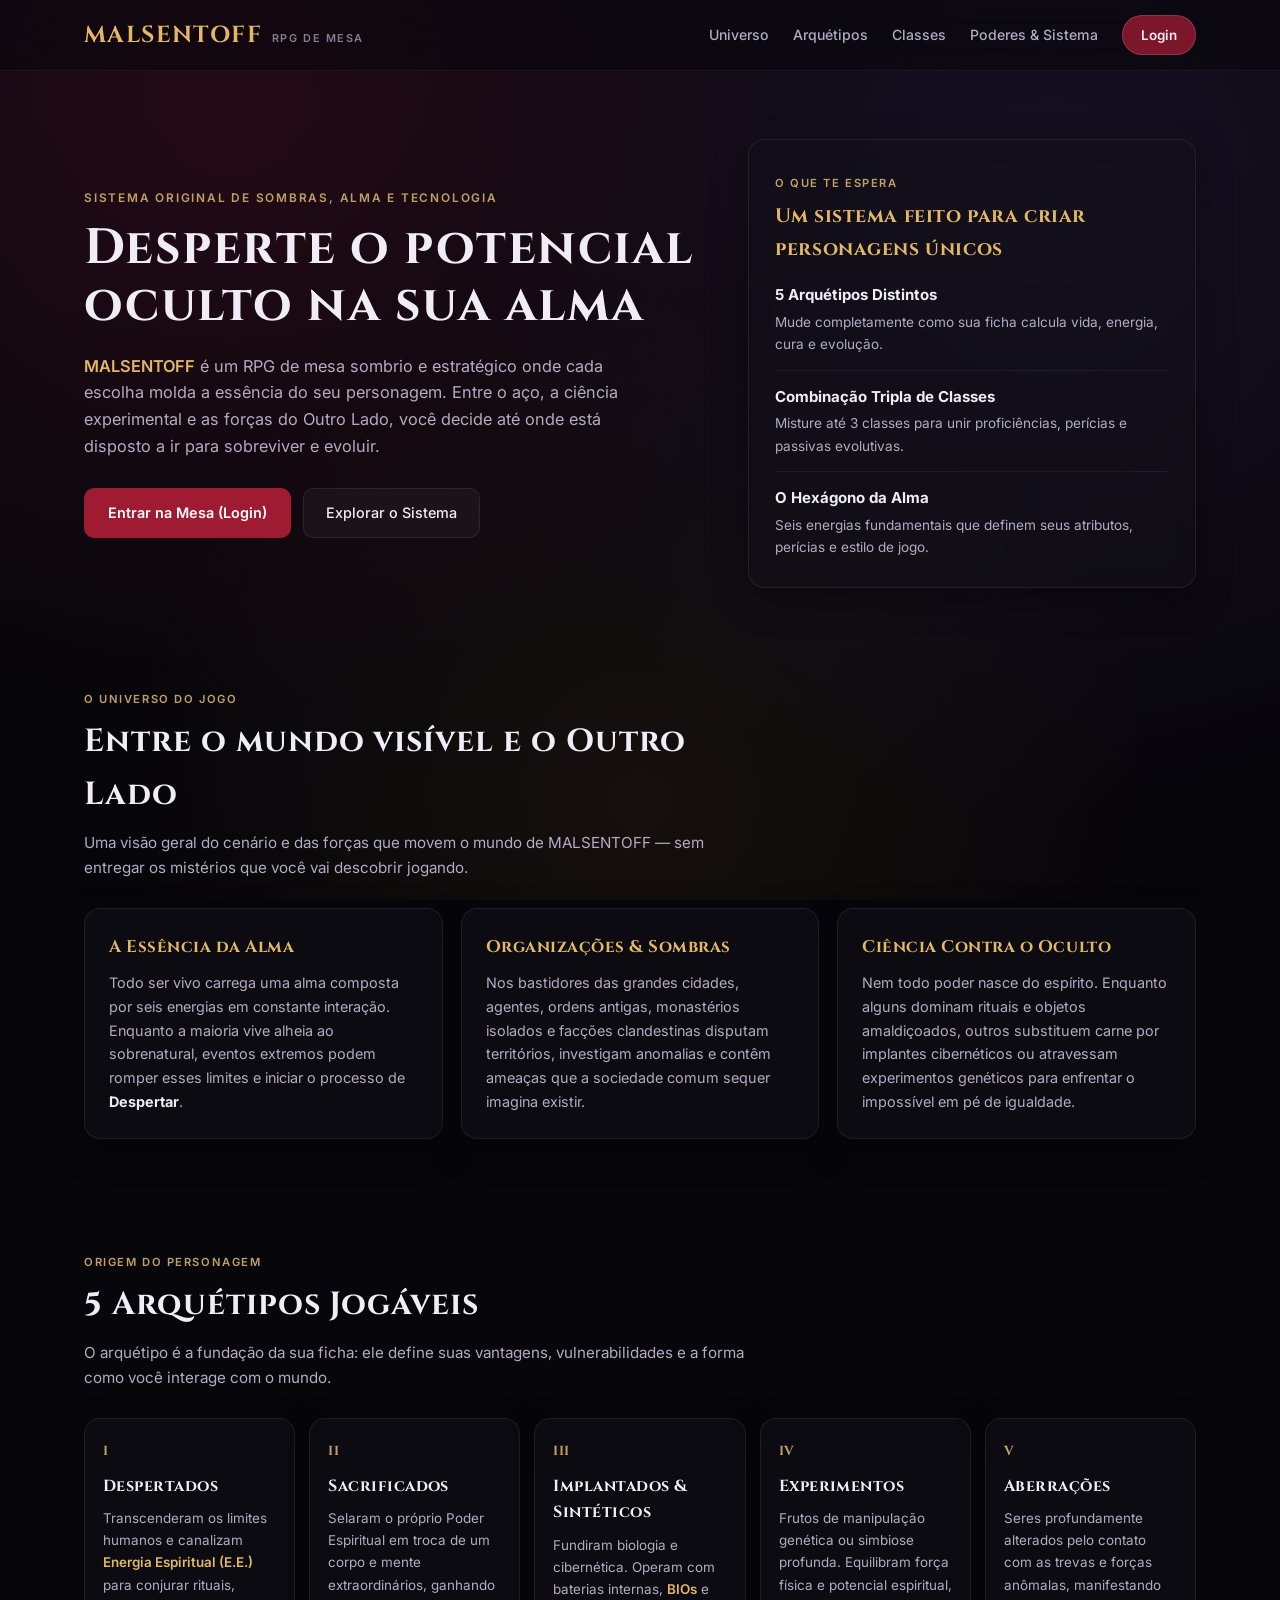
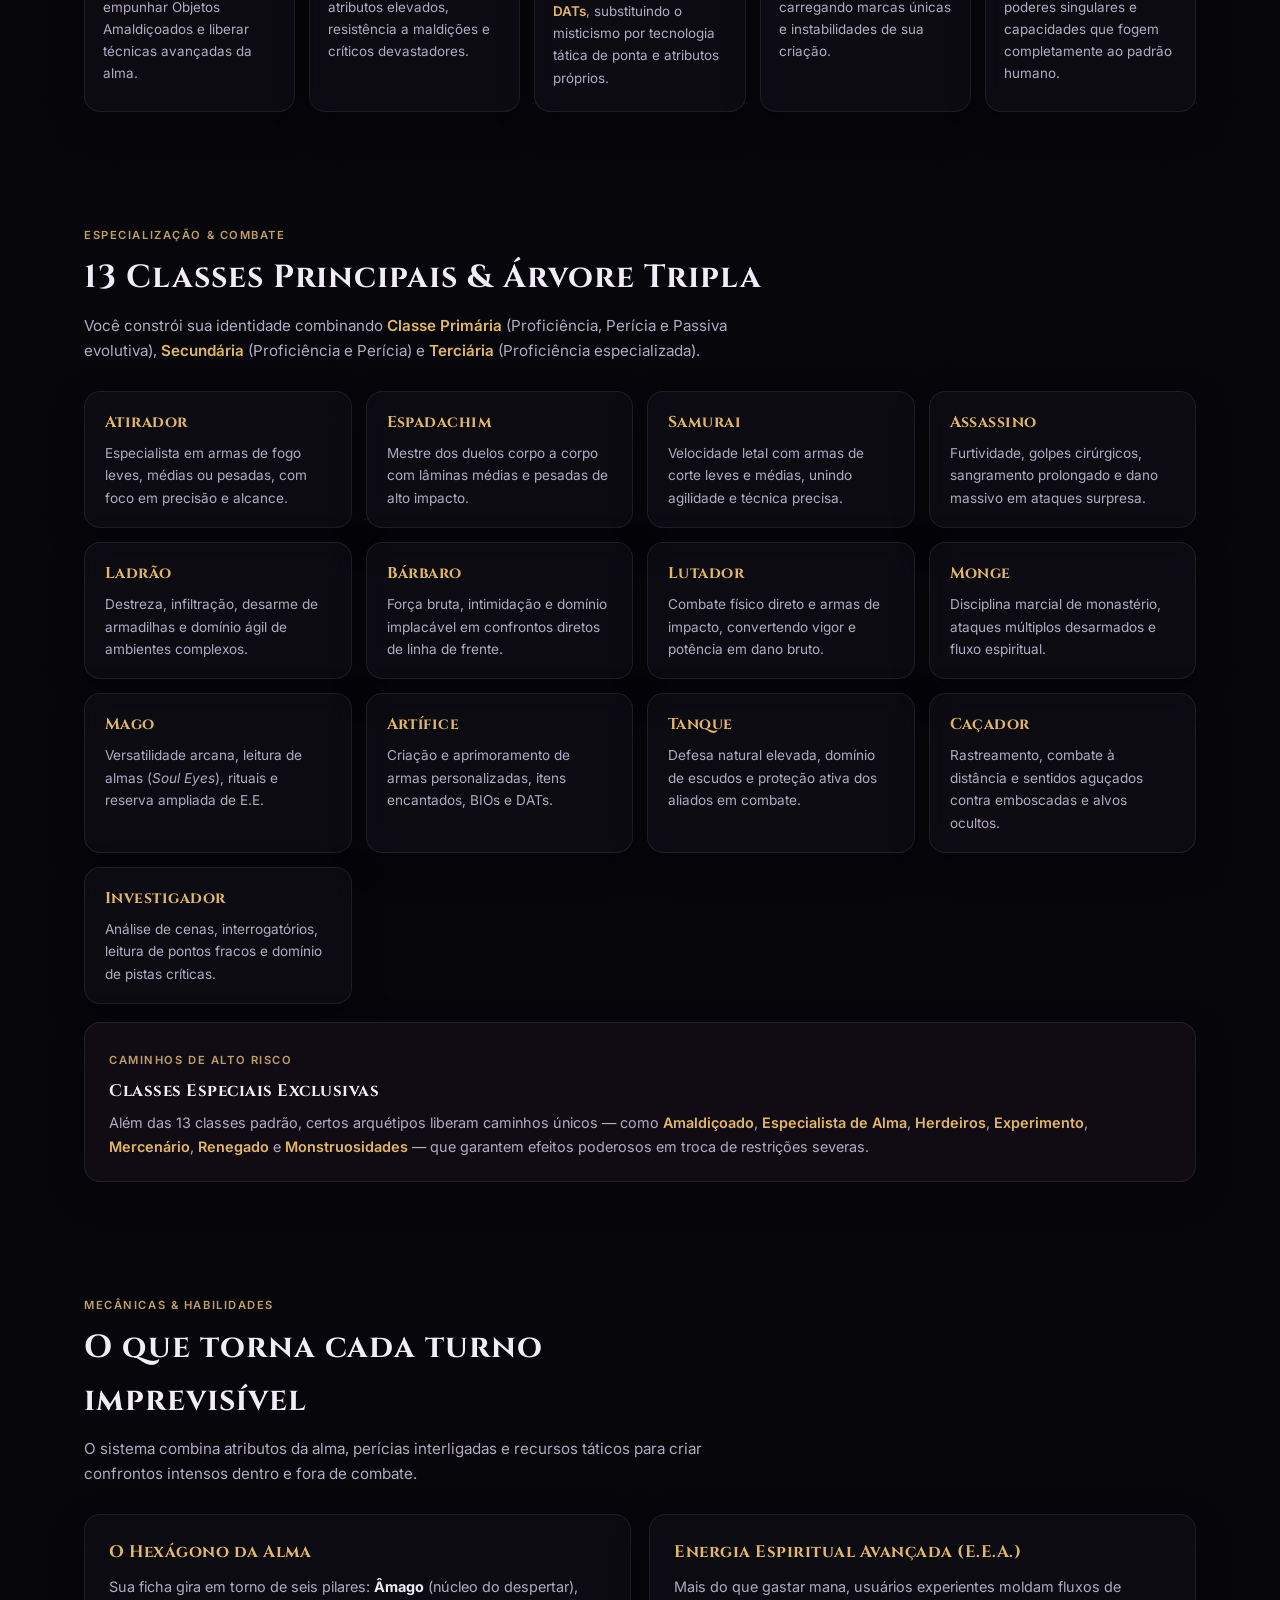
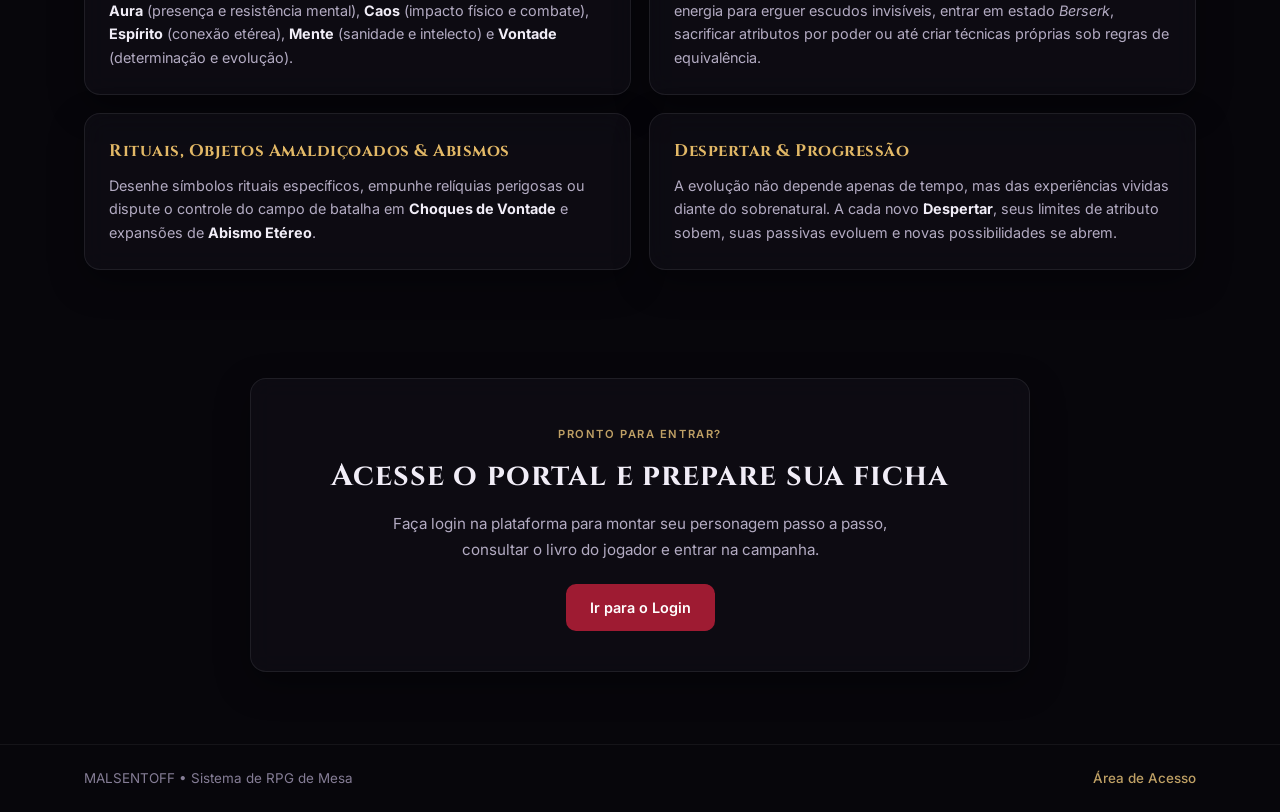
<file: index.html>
<!DOCTYPE html>
<html lang="pt-BR">
<head>
  <meta charset="UTF-8" />
  <meta name="viewport" content="width=device-width, initial-scale=1.0" />
  <title>Malsentoff — RPG de Mesa</title>
  <link rel="preconnect" href="https://fonts.googleapis.com" />
  <link rel="preconnect" href="https://fonts.gstatic.com" crossorigin />
  <link href="https://fonts.googleapis.com/css2?family=Cinzel:wght@500;600;700;800&family=Inter:wght@300;400;500;600;700&display=swap" rel="stylesheet" />
  <link rel="stylesheet" href="home.css" />
</head>
<body>
  <div class="camada-atmosfera" aria-hidden="true"></div>

  <header class="barra-fixa" id="barraTopo">
    <div class="container barra-conteudo">
      <a href="#" class="marca-titulo">
        <span class="marca-nome">MALSENTOFF</span>
        <span class="marca-sub">RPG DE MESA</span>
      </a>

      <nav class="nav-principal" aria-label="Navegação da página">
        <a href="#universo" class="nav-link">Universo</a>
        <a href="#arquetipos" class="nav-link">Arquétipos</a>
        <a href="#classes" class="nav-link">Classes</a>
        <a href="#poderes" class="nav-link">Poderes &amp; Sistema</a>
        <a href="login/login.html" class="btn-login-nav">Login</a>
      </nav>
    </div>
  </header>

  <main>
    <!-- HERO -->
    <section class="hero">
      <div class="container hero-grid">
        <div class="hero-texto">
          <p class="eyebrow">SISTEMA ORIGINAL DE SOMBRAS, ALMA E TECNOLOGIA</p>
          <h1>Desperte o potencial oculto na sua alma</h1>
          <p class="hero-lead">
            <strong>MALSENTOFF</strong> é um RPG de mesa sombrio e estratégico onde cada escolha molda a essência do seu personagem.
            Entre o aço, a ciência experimental e as forças do Outro Lado, você decide até onde está disposto a ir para sobreviver e evoluir.
          </p>

          <div class="hero-botoes">
            <a href="login/login.html" class="btn-principal">Entrar na Mesa (Login)</a>
            <a href="#universo" class="btn-fantasma">Explorar o Sistema</a>
          </div>
        </div>

        <aside class="painel-vidro hero-resumo" aria-label="Destaques do sistema">
          <span class="etiqueta-sutil">O QUE TE ESPERA</span>
          <h2>Um sistema feito para criar personagens únicos</h2>
          <ul class="lista-destaques">
            <li>
              <strong>5 Arquétipos Distintos</strong>
              <span>Mude completamente como sua ficha calcula vida, energia, cura e evolução.</span>
            </li>
            <li>
              <strong>Combinação Tripla de Classes</strong>
              <span>Misture até 3 classes para unir proficiências, perícias e passivas evolutivas.</span>
            </li>
            <li>
              <strong>O Hexágono da Alma</strong>
              <span>Seis energias fundamentais que definem seus atributos, perícias e estilo de jogo.</span>
            </li>
          </ul>
        </aside>
      </div>
    </section>

    <!-- UNIVERSO & PINCELADA DE HISTÓRIA -->
    <section id="universo" class="secao">
      <div class="container">
        <div class="cabecalho-secao">
          <span class="etiqueta-sutil">O UNIVERSO DO JOGO</span>
          <h2>Entre o mundo visível e o Outro Lado</h2>
          <p class="descricao-secao">
            Uma visão geral do cenário e das forças que movem o mundo de MALSENTOFF — sem entregar os mistérios que você vai descobrir jogando.
          </p>
        </div>

        <div class="grid-3">
          <article class="painel-vidro card-clean">
            <h3>A Essência da Alma</h3>
            <p>
              Todo ser vivo carrega uma alma composta por seis energias em constante interação. Enquanto a maioria vive alheia ao sobrenatural, eventos extremos podem romper esses limites e iniciar o processo de <strong>Despertar</strong>.
            </p>
          </article>

          <article class="painel-vidro card-clean">
            <h3>Organizações &amp; Sombras</h3>
            <p>
              Nos bastidores das grandes cidades, agentes, ordens antigas, monastérios isolados e facções clandestinas disputam territórios, investigam anomalias e contêm ameaças que a sociedade comum sequer imagina existir.
            </p>
          </article>

          <article class="painel-vidro card-clean">
            <h3>Ciência Contra o Oculto</h3>
            <p>
              Nem todo poder nasce do espírito. Enquanto alguns dominam rituais e objetos amaldiçoados, outros substituem carne por implantes cibernéticos ou atravessam experimentos genéticos para enfrentar o impossível em pé de igualdade.
            </p>
          </article>
        </div>
      </div>
    </section>

    <!-- ARQUÉTIPOS -->
    <section id="arquetipos" class="secao">
      <div class="container">
        <div class="cabecalho-secao">
          <span class="etiqueta-sutil">ORIGEM DO PERSONAGEM</span>
          <h2>5 Arquétipos Jogáveis</h2>
          <p class="descricao-secao">
            O arquétipo é a fundação da sua ficha: ele define suas vantagens, vulnerabilidades e a forma como você interage com o mundo.
          </p>
        </div>

        <div class="grid-5">
          <article class="painel-vidro card-arquetipo">
            <span class="indice">I</span>
            <h3>Despertados</h3>
            <p>
              Transcenderam os limites humanos e canalizam <strong>Energia Espiritual (E.E.)</strong> para conjurar rituais, empunhar Objetos Amaldiçoados e liberar técnicas avançadas da alma.
            </p>
          </article>

          <article class="painel-vidro card-arquetipo">
            <span class="indice">II</span>
            <h3>Sacrificados</h3>
            <p>
              Selaram o próprio Poder Espiritual em troca de um corpo e mente extraordinários, ganhando atributos elevados, resistência a maldições e críticos devastadores.
            </p>
          </article>

          <article class="painel-vidro card-arquetipo">
            <span class="indice">III</span>
            <h3>Implantados &amp; Sintéticos</h3>
            <p>
              Fundiram biologia e cibernética. Operam com baterias internas, <strong>BIOs</strong> e <strong>DATs</strong>, substituindo o misticismo por tecnologia tática de ponta e atributos próprios.
            </p>
          </article>

          <article class="painel-vidro card-arquetipo">
            <span class="indice">IV</span>
            <h3>Experimentos</h3>
            <p>
              Frutos de manipulação genética ou simbiose profunda. Equilibram força física e potencial espiritual, carregando marcas únicas e instabilidades de sua criação.
            </p>
          </article>

          <article class="painel-vidro card-arquetipo">
            <span class="indice">V</span>
            <h3>Aberrações</h3>
            <p>
              Seres profundamente alterados pelo contato com as trevas e forças anômalas, manifestando poderes singulares e capacidades que fogem completamente ao padrão humano.
            </p>
          </article>
        </div>
      </div>
    </section>

    <!-- CLASSES -->
    <section id="classes" class="secao">
      <div class="container">
        <div class="cabecalho-secao">
          <span class="etiqueta-sutil">ESPECIALIZAÇÃO &amp; COMBATE</span>
          <h2>13 Classes Principais &amp; Árvore Tripla</h2>
          <p class="descricao-secao">
            Você constrói sua identidade combinando <strong>Classe Primária</strong> (Proficiência, Perícia e Passiva evolutiva), <strong>Secundária</strong> (Proficiência e Perícia) e <strong>Terciária</strong> (Proficiência especializada).
          </p>
        </div>

        <div class="grid-classes">
          <div class="painel-vidro item-classe">
            <h3>Atirador</h3>
            <p>Especialista em armas de fogo leves, médias ou pesadas, com foco em precisão e alcance.</p>
          </div>
          <div class="painel-vidro item-classe">
            <h3>Espadachim</h3>
            <p>Mestre dos duelos corpo a corpo com lâminas médias e pesadas de alto impacto.</p>
          </div>
          <div class="painel-vidro item-classe">
            <h3>Samurai</h3>
            <p>Velocidade letal com armas de corte leves e médias, unindo agilidade e técnica precisa.</p>
          </div>
          <div class="painel-vidro item-classe">
            <h3>Assassino</h3>
            <p>Furtividade, golpes cirúrgicos, sangramento prolongado e dano massivo em ataques surpresa.</p>
          </div>
          <div class="painel-vidro item-classe">
            <h3>Ladrão</h3>
            <p>Destreza, infiltração, desarme de armadilhas e domínio ágil de ambientes complexos.</p>
          </div>
          <div class="painel-vidro item-classe">
            <h3>Bárbaro</h3>
            <p>Força bruta, intimidação e domínio implacável em confrontos diretos de linha de frente.</p>
          </div>
          <div class="painel-vidro item-classe">
            <h3>Lutador</h3>
            <p>Combate físico direto e armas de impacto, convertendo vigor e potência em dano bruto.</p>
          </div>
          <div class="painel-vidro item-classe">
            <h3>Monge</h3>
            <p>Disciplina marcial de monastério, ataques múltiplos desarmados e fluxo espiritual.</p>
          </div>
          <div class="painel-vidro item-classe">
            <h3>Mago</h3>
            <p>Versatilidade arcana, leitura de almas (<em>Soul Eyes</em>), rituais e reserva ampliada de E.E.</p>
          </div>
          <div class="painel-vidro item-classe">
            <h3>Artífice</h3>
            <p>Criação e aprimoramento de armas personalizadas, itens encantados, BIOs e DATs.</p>
          </div>
          <div class="painel-vidro item-classe">
            <h3>Tanque</h3>
            <p>Defesa natural elevada, domínio de escudos e proteção ativa dos aliados em combate.</p>
          </div>
          <div class="painel-vidro item-classe">
            <h3>Caçador</h3>
            <p>Rastreamento, combate à distância e sentidos aguçados contra emboscadas e alvos ocultos.</p>
          </div>
          <div class="painel-vidro item-classe">
            <h3>Investigador</h3>
            <p>Análise de cenas, interrogatórios, leitura de pontos fracos e domínio de pistas críticas.</p>
          </div>
        </div>

        <div class="painel-vidro faixa-especiais">
          <div>
            <span class="etiqueta-sutil">CAMINHOS DE ALTO RISCO</span>
            <h3>Classes Especiais Exclusivas</h3>
            <p>
              Além das 13 classes padrão, certos arquétipos liberam caminhos únicos — como <strong>Amaldiçoado</strong>, <strong>Especialista de Alma</strong>, <strong>Herdeiros</strong>, <strong>Experimento</strong>, <strong>Mercenário</strong>, <strong>Renegado</strong> e <strong>Monstruosidades</strong> — que garantem efeitos poderosos em troca de restrições severas.
            </p>
          </div>
        </div>
      </div>
    </section>

    <!-- PODERES & SISTEMA -->
    <section id="poderes" class="secao">
      <div class="container">
        <div class="cabecalho-secao">
          <span class="etiqueta-sutil">MECÂNICAS &amp; HABILIDADES</span>
          <h2>O que torna cada turno imprevisível</h2>
          <p class="descricao-secao">
            O sistema combina atributos da alma, perícias interligadas e recursos táticos para criar confrontos intensos dentro e fora de combate.
          </p>
        </div>

        <div class="grid-2">
          <article class="painel-vidro card-poder">
            <h3>O Hexágono da Alma</h3>
            <p>
              Sua ficha gira em torno de seis pilares: <strong>Âmago</strong> (núcleo do despertar), <strong>Aura</strong> (presença e resistência mental), <strong>Caos</strong> (impacto físico e combate), <strong>Espírito</strong> (conexão etérea), <strong>Mente</strong> (sanidade e intelecto) e <strong>Vontade</strong> (determinação e evolução).
            </p>
          </article>

          <article class="painel-vidro card-poder">
            <h3>Energia Espiritual Avançada (E.E.A.)</h3>
            <p>
              Mais do que gastar mana, usuários experientes moldam fluxos de energia para erguer escudos invisíveis, entrar em estado <em>Berserk</em>, sacrificar atributos por poder ou até criar técnicas próprias sob regras de equivalência.
            </p>
          </article>

          <article class="painel-vidro card-poder">
            <h3>Rituais, Objetos Amaldiçoados &amp; Abismos</h3>
            <p>
              Desenhe símbolos rituais específicos, empunhe relíquias perigosas ou dispute o controle do campo de batalha em <strong>Choques de Vontade</strong> e expansões de <strong>Abismo Etéreo</strong>.
            </p>
          </article>

          <article class="painel-vidro card-poder">
            <h3>Despertar &amp; Progressão</h3>
            <p>
              A evolução não depende apenas de tempo, mas das experiências vividas diante do sobrenatural. A cada novo <strong>Despertar</strong>, seus limites de atributo sobem, suas passivas evoluem e novas possibilidades se abrem.
            </p>
          </article>
        </div>
      </div>
    </section>

    <!-- CHAMADA FINAL -->
    <section class="secao secao-cta">
      <div class="container">
        <div class="painel-vidro cta-box">
          <span class="etiqueta-sutil">PRONTO PARA ENTRAR?</span>
          <h2>Acesse o portal e prepare sua ficha</h2>
          <p>
            Faça login na plataforma para montar seu personagem passo a passo, consultar o livro do jogador e entrar na campanha.
          </p>
          <a href="login/login.html" class="btn-principal">Ir para o Login</a>
        </div>
      </div>
    </section>
  </main>

  <footer class="rodape">
    <div class="container rodape-conteudo">
      <span>MALSENTOFF • Sistema de RPG de Mesa</span>
      <a href="login/login.html">Área de Acesso</a>
    </div>
  </footer>

  <script src="home.js"></script>
</body>
</html>
</file>
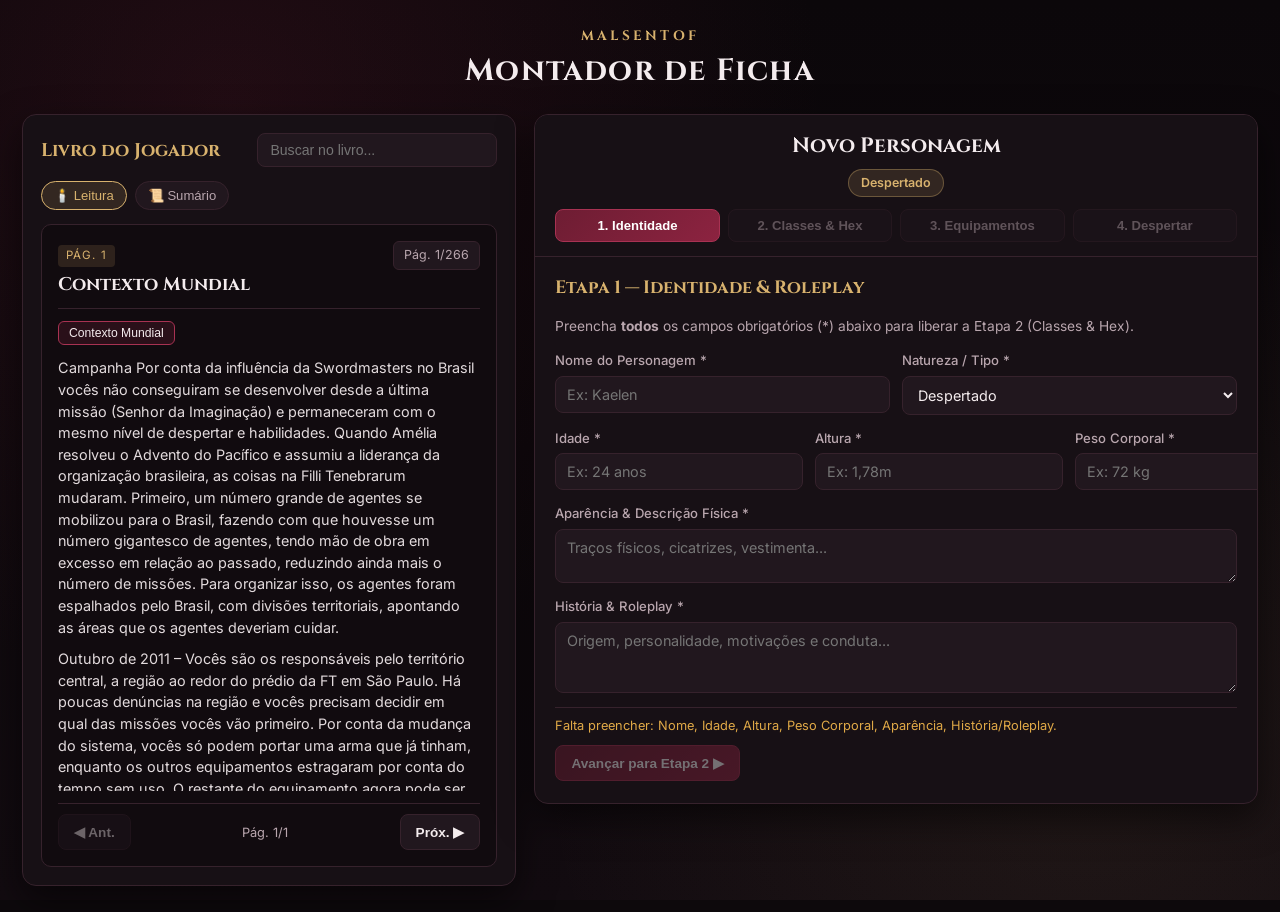
<file: player/index.html>
<!DOCTYPE html>
<html lang="pt-BR">
<head>
  <meta charset="UTF-8" />
  <meta name="viewport" content="width=device-width, initial-scale=1.0" />
  <title>Malsentof — Montador de Ficha</title>
  <link rel="preconnect" href="https://fonts.googleapis.com" />
  <link rel="preconnect" href="https://fonts.gstatic.com" crossorigin />
  <link href="https://fonts.googleapis.com/css2?family=Cinzel:wght@600;700&family=Inter:wght@400;500;600&display=swap" rel="stylesheet" />
  <link rel="stylesheet" href="style.css" />
</head>
<body>
  <div class="camada-atmosfera" aria-hidden="true"></div>

  <div class="moldura-pagina">
    <header class="topo-centralizado">
      <strong class="nome-rpg-topo">Malsentof</strong>
      <h1>Montador de Ficha</h1>
    </header>

    <main class="tela-dividida">
      <!-- ESQUERDA (40%): LIVRO DO JOGADOR -->
      <section class="painel livro-compendio">
        <div class="barra-topo-livro">
          <h2>Livro do Jogador</h2>
          <input
            type="search"
            id="buscaLivro"
            placeholder="Buscar no livro..."
          />
        </div>

        <div class="ferramentas-interativas">
          <button type="button" class="chip-ferramenta ativa" data-modo="leitura">🕯️ Leitura</button>
          <button type="button" class="chip-ferramenta" data-modo="sumario">📜 Sumário</button>
        </div>

        <article class="area-leitura-livro">
          <div class="cabecalho-capitulo">
            <div class="info-cap-texto">
              <span id="badgeCapitulo" class="badge-cap">Capítulo</span>
              <h3 id="tituloCapitulo">Campanha</h3>
            </div>
            <span id="indicadorPaginaCap" class="tag-pagina-topo">Pág. 1</span>
          </div>

          <div id="subtopicosCapitulo" class="subtopicos-bar"></div>
          <div id="conteudoLivroRenderizado" class="conteudo-livro-rico"></div>

          <div id="barraTrocaPaginaRodape" class="barra-troca-pagina">
            <button type="button" id="btnRodapeAnt" class="btn-secundario">◀ Ant.</button>
            <span id="textoRodapePagina" class="status-pagina-rodape">Página 1</span>
            <button type="button" id="btnRodapeProx" class="btn-secundario">Próx. ▶</button>
          </div>
        </article>
      </section>

      <!-- DIREITA (60%): MONTADOR DE FICHA -->
      <section class="painel ficha">
        <div class="bloco-fixo-ficha">
          <div class="cabecalho-ficha cabecalho-ficha-centralizado">
            <strong id="nomeExibicaoTopo" class="nome-topo-personagem">Novo Personagem</strong>
            <div id="subinfoTopoFicha" class="subinfo-topo-ficha">
              <span id="resumoTopoFicha" class="tag-tipo">Despertado</span>
            </div>
          </div>

          <nav class="stepper-etapas" aria-label="Etapas da ficha">
            <button type="button" class="btn-etapa ativa" data-etapa="1">1. Identidade</button>
            <button type="button" class="btn-etapa bloqueada" data-etapa="2" disabled>2. Classes &amp; Hex</button>
            <button type="button" class="btn-etapa bloqueada" data-etapa="3" disabled>3. Equipamentos</button>
            <button type="button" class="btn-etapa bloqueada" data-etapa="4" disabled>4. Despertar</button>
          </nav>
        </div>

        <div class="bloco-rolavel-ficha">
          <!-- ETAPA 1: IDENTIDADE & ROLEPLAY -->
          <div id="etapa1" class="conteudo-etapa">
            <h4>Etapa 1 — Identidade &amp; Roleplay</h4>
            <p class="texto-auxiliar">Preencha <strong>todos</strong> os campos obrigatórios (*) abaixo para liberar a Etapa 2 (Classes &amp; Hex).</p>

            <div class="form-grid-2">
              <label>
                Nome do Personagem *
                <input type="text" id="inputNomePersonagem" placeholder="Ex: Kaelen" />
              </label>
              <label>
                Natureza / Tipo *
                <select id="selectTipoPersonagem">
                  <option value="Despertado" selected>Despertado</option>
                  <option value="Sintético">Sintético</option>
                  <option value="Aberração">Aberração</option>
                </select>
              </label>
            </div>

            <div class="form-grid-3">
              <label>
                Idade *
                <input type="text" id="inputIdade" placeholder="Ex: 24 anos" />
              </label>
              <label>
                Altura *
                <input type="text" id="inputAltura" placeholder="Ex: 1,78m" />
              </label>
              <label>
                Peso Corporal *
                <input type="text" id="inputPesoCorporal" placeholder="Ex: 72 kg" />
              </label>
            </div>

            <label class="campo-bloco">
              Aparência &amp; Descrição Física *
              <textarea id="inputAparencia" rows="2" placeholder="Traços físicos, cicatrizes, vestimenta..."></textarea>
            </label>

            <label class="campo-bloco">
              História &amp; Roleplay *
              <textarea id="inputHistoria" rows="3" placeholder="Origem, personalidade, motivações e conduta..."></textarea>
            </label>

            <div class="acoes-etapa">
              <span id="statusEtapa1" class="status-validacao">Preencha todos os campos obrigatórios (*) para liberar a Etapa 2.</span>
              <button type="button" id="btnAvancarEtapa1" class="btn-primario" disabled>Avançar para Etapa 2 ▶</button>
            </div>
          </div>

          <!-- ETAPA 2: CLASSES + HEXÁGONO & PERÍCIAS + CARGA -->
          <div id="etapa2" class="conteudo-etapa oculto">
            <h4>Etapa 2 — Classes, Distribuição de Pontos &amp; Carga</h4>

            <div class="grid-tres-classes">
              <label>
                1ª Classe (Raiz da Árvore)
                <select id="classe1"></select>
              </label>
              <label>
                2ª Classe (Ramo / Combinação)
                <select id="classe2"></select>
              </label>
              <label>
                3ª Classe (Especialização)
                <select id="classe3"></select>
              </label>
            </div>

            <div id="statusArvoreBadge" class="status-arvore neutral">Selecione uma 1ª classe para iniciar a árvore.</div>
            <p id="avisoRegraClasse" class="aviso-classe"></p>
            <div id="resumoClassesAtivas" class="resumo-classes"></div>
            <div id="sugestaoClasseArma" class="card-sugestao-arma" style="margin-top:10px;"></div>

            <div class="bloco-hex-classes">
              <div class="cabecalho-pontos-hex">
                <h5>Distribuição de Pontos &amp; Hexágono</h5>
                <div class="controles-pontos-hex">
                  <div class="badge-pontos" id="badgePontos">
                    Pontos restantes: <strong id="pontosRestantes">9</strong> / 9
                  </div>
                  <button type="button" id="btnResetPontos" class="btn-secundario">Zerar Pontos</button>
                </div>
              </div>

              <div class="hex-container">
                <svg class="hex-linhas" viewBox="0 0 420 320" preserveAspectRatio="none" aria-hidden="true">
                  <polygon
                    points="210,44 345,108 345,212 210,276 75,212 75,108"
                    fill="none"
                    stroke="#5a2635"
                    stroke-width="2"
                    stroke-dasharray="6 4"
                  />
                  <line x1="210" y1="44" x2="210" y2="160" stroke="#36222c" stroke-width="1.5" />
                  <line x1="345" y1="108" x2="210" y2="160" stroke="#36222c" stroke-width="1.5" />
                  <line x1="345" y1="212" x2="210" y2="160" stroke="#36222c" stroke-width="1.5" />
                  <line x1="210" y1="276" x2="210" y2="160" stroke="#36222c" stroke-width="1.5" />
                  <line x1="75" y1="212" x2="210" y2="160" stroke="#36222c" stroke-width="1.5" />
                  <line x1="75" y1="108" x2="210" y2="160" stroke="#36222c" stroke-width="1.5" />
                </svg>

                <div id="hex-Caos" class="no-atributo pos-topo"></div>
                <div id="hex-Aura" class="no-atributo pos-dir-topo"></div>
                <div id="hex-Espirito" class="no-atributo pos-dir-baixo"></div>
                <div id="hex-Vontade" class="no-atributo pos-esq-baixo"></div>
                <div id="hex-Mente" class="no-atributo pos-esq-topo"></div>
                <div id="hex-Amago" class="no-atributo pos-centro travado"></div>
              </div>

              <div id="verificadorPesoCarga" class="caixa-verificador ok"></div>

              <h5 class="titulo-pericias-centralizado">Perícias Calculadas</h5>
              <div id="listaPericias" class="grid-campos"></div>

              <div class="status-grid status-grid-pericias">
                <div class="card-status"><span>Vida</span><strong id="statVida">10</strong></div>
                <div class="card-status"><span>Sanidade</span><strong id="statSanidade">6</strong></div>
                <div class="card-status"><span>Energia Espiritual</span><strong id="statEE">0</strong></div>
              </div>
            </div>

            <div class="acoes-etapa">
              <button type="button" id="btnVoltarEtapa2" class="btn-secundario">◀ Etapa 1</button>
              <button type="button" id="btnVoltarEquipamentosSobrecarga" class="btn-secundario oculto">🎒 Ajustar Equipamentos</button>
              <button type="button" id="btnAvancarEtapa2" class="btn-primario">Avançar para Etapa 3 ▶</button>
            </div>
          </div>

          <!-- ETAPA 3: ARMAS, MUNIÇÕES, DEFESA & EQUIPAMENTOS -->
          <div id="etapa3" class="conteudo-etapa oculto">
            <h4>Etapa 3 — Armas, Munições, Defesa &amp; Equipamentos</h4>

            <div class="subabas-equipamento">
              <button type="button" class="subaba-eq ativa" data-subeq="armas">⚔️ Armas</button>
              <button type="button" class="subaba-eq oculto" id="abaSubMunicoes" data-subeq="municoes">🧨 Munições <span id="badgeContMunicao" class="badge-mini oculto">0</span></button>
              <button type="button" class="subaba-eq" data-subeq="defesa">🛡️ Defesa</button>
              <button type="button" class="subaba-eq" data-subeq="itens">🎒 Equipamentos</button>
            </div>

            <div id="subeq-armas" class="painel-subeq">
              <div class="barra-controles-armas">
                <button type="button" id="btnModoRecomendadas" class="btn-modo-arma ativo">⭐ Armas Recomendadas</button>
                <div class="dropdown-categorias-arma">
                  <button type="button" id="btnToggleDropdownCategorias" class="btn-modo-arma" aria-expanded="false">
                    Todas as Categorias <span id="setaDropdownCategorias">▾</span>
                  </button>
                  <div id="menuDropdownCategorias" class="menu-dropdown-arma oculto"></div>
                </div>
              </div>
              <div id="bannerCategoriaArma" class="banner-info-categoria"></div>
              <div id="listaEscolhaArmas"></div>
            </div>

            <div id="subeq-municoes" class="painel-subeq oculto">
              <div id="conteudoMunicoes"></div>
            </div>

            <div id="subeq-defesa" class="painel-subeq oculto">
              <p class="texto-auxiliar">Obrigatório: escolha <strong>1 colete / defesa de corpo</strong> (apenas um por personagem; escudos opcionais ficam na aba Equipamentos).</p>
              <div id="filtrosTipoDefesa" class="barra-filtros-tipo"></div>
              <div id="listaEscolhaDefesa" class="lista-selecao-itens"></div>
            </div>

            <div id="subeq-itens" class="painel-subeq oculto">
              <p class="texto-auxiliar">Todos os itens abaixo (granadas, armazenamento, utilitários e escudos) são <strong>opcionais</strong> — ajuste as quantidades (+ / -) se quiser levar e somam no peso.</p>
              <div id="filtrosTipoEquip" class="barra-filtros-tipo"></div>
              <div id="listaEscolhaItens" class="lista-selecao-itens"></div>
            </div>

            <div id="verificadorEtapa3" class="caixa-verificador pendente"></div>

            <div class="barra-saldo-rodape">
              <div class="badge-orcamento" id="badgeOrcamento">
                Saldo: <strong id="saldoRestante">R$ 20.000</strong> / R$ 20.000
              </div>
              <span id="resumoGastoRodape" class="texto-saldo-aux">Gasto: R$ 0 • Peso: 0.0 kg</span>
            </div>

            <div class="acoes-etapa">
              <button type="button" id="btnVoltarEtapa3" class="btn-secundario">◀ Etapa 2</button>
              <button type="button" id="btnAvancarEtapa3" class="btn-primario" disabled>Avançar para Etapa 4 ▶</button>
            </div>
          </div>

          <!-- ETAPA 4: DINÂMICA POR TIPO (DESPERTAR / PODERES DE ABERRAÇÃO / SINTÉTICO) -->
          <div id="etapa4" class="conteudo-etapa oculto">
            <h4 id="tituloEtapa4">Etapa 4 — Despertar, Base &amp; Envio para Injeção</h4>
            <div id="cardInfoEtapa4" class="card-base-despertar"></div>

            <div id="camposEtapa4Extra">
              <label class="campo-bloco" id="wrapCampo1Etapa4">
                <span id="labelCampo1Etapa4">Como será o Despertar / Gatilho e Base Pretendida</span>
                <textarea id="inputGatilhoDespertar" rows="2" placeholder="Descreva o gatilho e a base do Despertar..."></textarea>
              </label>

              <label class="campo-bloco" id="wrapCampo2Etapa4">
                <span id="labelCampo2Etapa4">Manifestação Esperada &amp; Observações para o Mestre</span>
                <textarea id="inputDesejoDespertar" rows="3" placeholder="Como o poder se manifesta e o que o mestre deve revisar/injetar..."></textarea>
              </label>
            </div>

            <div class="acoes-etapa">
              <button type="button" id="btnVoltarEtapa4" class="btn-secundario">◀ Etapa 3</button>
              <button type="button" id="btnEnviarMestre" class="btn-primario">⚡ Enviar Ficha para Injeção</button>
            </div>

            <div id="painelEnvioMestre" class="painel-envio oculto">
              <div class="cabeca-envio">
                <strong>Ficha Pronta para Injeção pelo Mestre</strong>
                <button type="button" id="btnCopiarFicha" class="btn-secundario">Copiar Ficha</button>
              </div>
              <pre id="saidaFichaMestre" class="codigo-ficha"></pre>
            </div>
          </div>
        </div>
      </section>
    </main>
  </div>

  <script src="livro_dados.js"></script>
  <script src="script.js"></script>
</body>
</html>
</file>
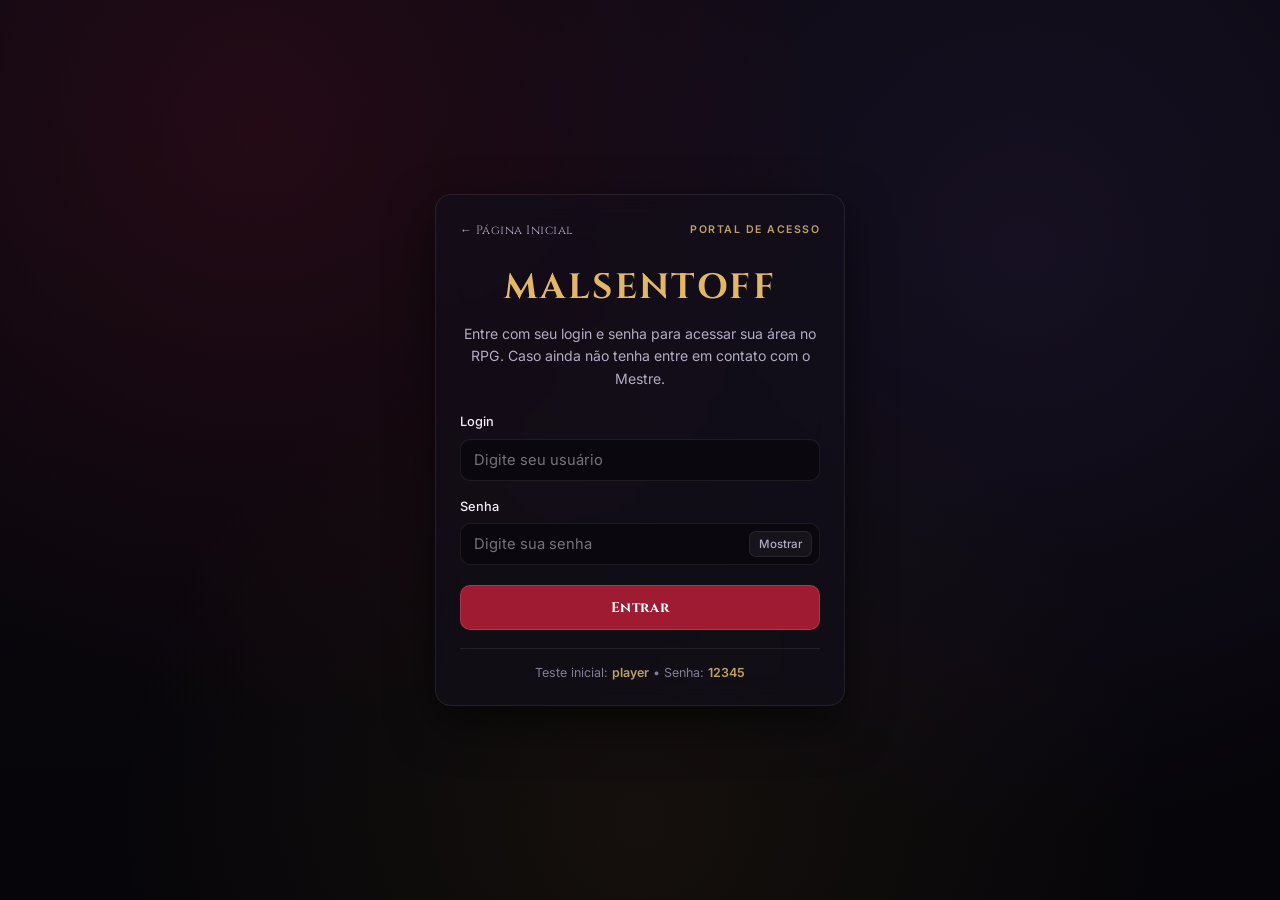
<file: login/login.html>
<!DOCTYPE html>
<html lang="pt-BR">
<head>
  <meta charset="UTF-8" />
  <meta name="viewport" content="width=device-width, initial-scale=1.0" />
  <title>Mouse and Tof — Login</title>
  <link rel="preconnect" href="https://fonts.googleapis.com" />
  <link rel="preconnect" href="https://fonts.gstatic.com" crossorigin />
  <link href="https://fonts.googleapis.com/css2?family=Cinzel:wght@500;600;700;800&family=Inter:wght@300;400;500;600;700&display=swap" rel="stylesheet" />
  <link rel="stylesheet" href="login.css" />
</head>
<body>
  <div class="camada-atmosfera" aria-hidden="true"></div>

  <main class="fundo-login">
    <section class="painel-vidro caixa-login" aria-label="Acesso ao sistema Mouse and Tof">
      <div class="topo-login">
        <a href="../index.html" class="voltar-inicio">← Página Inicial</a>
        <span class="etiqueta-sutil">PORTAL DE ACESSO</span>
      </div>

      <header class="cabecalho-login">
        <h1>MALSENTOFF</h1>
        <p>Entre com seu login e senha para acessar sua área no RPG. Caso ainda não tenha entre em contato com o Mestre.</p>
      </header>

      <form id="formLoginMalsentof" class="form-login" novalidate>
        <div class="campo-login">
          <label for="inputUsuario">Login</label>
          <input
            type="text"
            id="inputUsuario"
            name="usuario"
            placeholder="Digite seu usuário"
            autocomplete="username"
            required
          />
        </div>

        <div class="campo-login">
          <label for="inputSenha">Senha</label>
          <div class="wrap-senha">
            <input
              type="password"
              id="inputSenha"
              name="senha"
              placeholder="Digite sua senha"
              autocomplete="current-password"
              required
            />
            <button type="button" id="btnAlternarSenha" class="btn-olho" aria-label="Mostrar ou ocultar senha">
              Mostrar
            </button>
          </div>
        </div>

        <div id="mensagemLogin" class="mensagem-login oculto" role="alert"></div>

        <button type="submit" class="btn-entrar">Entrar</button>
      </form>

      <footer class="rodape-caixa-login">
        <span>Teste inicial: <strong>player</strong> • Senha: <strong>12345</strong></span>
      </footer>
    </section>
  </main>

  <script src="login.js"></script>
</body>
</html>
</file>
<file: home.css>
:root {
  --bg-base: #07060b;
  --bg-elevado: rgba(18, 16, 26, 0.56);
  --bg-elevado-hover: rgba(26, 22, 38, 0.72);
  --bg-header: rgba(9, 8, 14, 0.78);
  --linha-sutil: rgba(255, 255, 255, 0.08);
  --linha-ouro: rgba(212, 168, 79, 0.28);
  --ouro: #e2b866;
  --ouro-suave: #bfa065;
  --carmesim: #9e1b32;
  --carmesim-hover: #be223e;
  --texto-principal: #f1edf7;
  --texto-secundario: #b3abc2;
  --texto-suave: #857d96;
}

* {
  box-sizing: border-box;
  margin: 0;
  padding: 0;
  font-family: "Inter", Arial, sans-serif;
}

html {
  scroll-behavior: smooth;
}

body {
  min-height: 100vh;
  background-color: var(--bg-base);
  color: var(--texto-principal);
  line-height: 1.65;
  overflow-x: hidden;
  position: relative;
}

h1, h2, h3, .marca-nome, .indice {
  font-family: "Cinzel", Georgia, serif;
  letter-spacing: 0.03em;
}

/* Luz atmosférica de fundo (clean e neogótica) */
.camada-atmosfera {
  position: fixed;
  inset: 0;
  z-index: -1;
  pointer-events: none;
  background:
    radial-gradient(circle at 18% 12%, rgba(130, 22, 46, 0.22) 0%, transparent 46%),
    radial-gradient(circle at 82% 24%, rgba(92, 64, 138, 0.16) 0%, transparent 48%),
    radial-gradient(circle at 50% 90%, rgba(168, 124, 48, 0.09) 0%, transparent 50%),
    linear-gradient(180deg, #0a0810 0%, #060509 100%);
}

.container {
  width: 100%;
  max-width: 1160px;
  margin: 0 auto;
  padding: 0 24px;
}

/* Cabeçalho fixo que acompanha a rolagem */
.barra-fixa {
  position: sticky;
  top: 0;
  z-index: 100;
  background: rgba(8, 7, 12, 0.55);
  backdrop-filter: blur(14px);
  -webkit-backdrop-filter: blur(14px);
  border-bottom: 1px solid rgba(255, 255, 255, 0.06);
  transition: background 0.25s ease, box-shadow 0.25s ease, border-color 0.25s ease;
}

.barra-fixa.rolando {
  background: var(--bg-header);
  border-bottom-color: rgba(212, 168, 79, 0.18);
  box-shadow: 0 12px 32px rgba(0, 0, 0, 0.55);
}

.barra-conteudo {
  height: 70px;
  display: flex;
  align-items: center;
  justify-content: space-between;
  gap: 20px;
}

.marca-titulo {
  text-decoration: none;
  display: flex;
  align-items: baseline;
  gap: 10px;
}

.marca-nome {
  font-size: 1.45rem;
  font-weight: 700;
  color: var(--ouro);
  letter-spacing: 0.06em;
}

.marca-sub {
  font-size: 0.68rem;
  font-weight: 600;
  letter-spacing: 0.14em;
  color: var(--texto-suave);
}

.nav-principal {
  display: flex;
  align-items: center;
  gap: 24px;
}

.nav-link {
  text-decoration: none;
  font-size: 0.88rem;
  font-weight: 500;
  color: var(--texto-secundario);
  transition: color 0.18s ease;
}

.nav-link:hover,
.nav-link.ativo {
  color: var(--ouro);
}

.btn-login-nav {
  text-decoration: none;
  font-size: 0.84rem;
  font-weight: 600;
  color: var(--texto-principal);
  background: rgba(158, 27, 50, 0.78);
  border: 1px solid rgba(255, 255, 255, 0.14);
  padding: 8px 18px;
  border-radius: 999px;
  transition: background 0.18s ease, transform 0.18s ease;
}

.btn-login-nav:hover {
  background: var(--carmesim-hover);
  transform: translateY(-1px);
}

/* Superfície translúcida clean */
.painel-vidro {
  background: var(--bg-elevado);
  backdrop-filter: blur(12px);
  -webkit-backdrop-filter: blur(12px);
  border: 1px solid var(--linha-sutil);
  border-radius: 16px;
  box-shadow: 0 12px 34px rgba(0, 0, 0, 0.35);
  transition: background 0.2s ease, border-color 0.2s ease, transform 0.2s ease;
}

.painel-vidro:hover {
  background: var(--bg-elevado-hover);
  border-color: rgba(255, 255, 255, 0.14);
}

.etiqueta-sutil {
  display: inline-block;
  font-size: 0.7rem;
  font-weight: 600;
  letter-spacing: 0.14em;
  color: var(--ouro-suave);
  margin-bottom: 8px;
}

/* Hero */
.hero {
  padding: 68px 0 42px;
}

.hero-grid {
  display: grid;
  grid-template-columns: 1.2fr 0.85fr;
  gap: 32px;
  align-items: center;
}

.eyebrow {
  font-size: 0.74rem;
  font-weight: 600;
  letter-spacing: 0.15em;
  color: var(--ouro-suave);
  margin-bottom: 12px;
}

.hero-texto h1 {
  font-size: clamp(2rem, 4vw, 3.1rem);
  line-height: 1.15;
  color: var(--texto-principal);
  margin-bottom: 18px;
}

.hero-lead {
  font-size: 1.02rem;
  color: var(--texto-secundario);
  max-width: 56ch;
  margin-bottom: 28px;
}

.hero-lead strong {
  color: var(--ouro);
  font-weight: 600;
}

.hero-botoes {
  display: flex;
  flex-wrap: wrap;
  gap: 12px;
}

.btn-principal {
  display: inline-flex;
  align-items: center;
  justify-content: center;
  text-decoration: none;
  font-size: 0.9rem;
  font-weight: 600;
  color: #fff;
  background: var(--carmesim);
  padding: 12px 24px;
  border-radius: 10px;
  transition: background 0.18s ease, transform 0.18s ease;
}

.btn-principal:hover {
  background: var(--carmesim-hover);
  transform: translateY(-1px);
}

.btn-fantasma {
  display: inline-flex;
  align-items: center;
  justify-content: center;
  text-decoration: none;
  font-size: 0.9rem;
  font-weight: 500;
  color: var(--texto-principal);
  background: rgba(255, 255, 255, 0.04);
  border: 1px solid var(--linha-sutil);
  padding: 12px 22px;
  border-radius: 10px;
  transition: background 0.18s ease, border-color 0.18s ease;
}

.btn-fantasma:hover {
  background: rgba(255, 255, 255, 0.08);
  border-color: rgba(255, 255, 255, 0.18);
}

.hero-resumo {
  padding: 28px 26px;
}

.hero-resumo h2 {
  font-size: 1.22rem;
  color: var(--ouro);
  margin-bottom: 18px;
}

.lista-destaques {
  list-style: none;
  display: flex;
  flex-direction: column;
  gap: 14px;
}

.lista-destaques li {
  padding-bottom: 14px;
  border-bottom: 1px solid rgba(255, 255, 255, 0.06);
}

.lista-destaques li:last-child {
  padding-bottom: 0;
  border-bottom: none;
}

.lista-destaques strong {
  display: block;
  font-size: 0.94rem;
  color: var(--texto-principal);
  margin-bottom: 3px;
}

.lista-destaques span {
  display: block;
  font-size: 0.85rem;
  color: var(--texto-secundario);
}

/* Seções gerais */
.secao {
  padding: 54px 0;
}

.cabecalho-secao {
  max-width: 680px;
  margin-bottom: 28px;
}

.cabecalho-secao h2 {
  font-size: clamp(1.45rem, 2.6vw, 2rem);
  color: var(--texto-principal);
  margin-bottom: 8px;
}

.descricao-secao {
  font-size: 0.95rem;
  color: var(--texto-secundario);
}

.descricao-secao strong {
  color: var(--ouro);
  font-weight: 600;
}

/* Grids */
.grid-3 {
  display: grid;
  grid-template-columns: repeat(3, 1fr);
  gap: 18px;
}

.card-clean {
  padding: 24px;
}

.card-clean h3 {
  font-size: 1.06rem;
  color: var(--ouro);
  margin-bottom: 10px;
}

.card-clean p {
  font-size: 0.9rem;
  color: var(--texto-secundario);
}

.card-clean strong {
  color: var(--texto-principal);
}

.grid-5 {
  display: grid;
  grid-template-columns: repeat(5, 1fr);
  gap: 14px;
}

.card-arquetipo {
  padding: 22px 18px;
  display: flex;
  flex-direction: column;
}

.indice {
  font-size: 0.82rem;
  font-weight: 700;
  color: var(--ouro-suave);
  margin-bottom: 10px;
}

.card-arquetipo h3 {
  font-size: 1rem;
  color: var(--texto-principal);
  margin-bottom: 8px;
}

.card-arquetipo p {
  font-size: 0.84rem;
  color: var(--texto-secundario);
}

.card-arquetipo strong {
  color: var(--ouro);
  font-weight: 600;
}

/* Grid de Classes */
.grid-classes {
  display: grid;
  grid-template-columns: repeat(auto-fill, minmax(240px, 1fr));
  gap: 14px;
}

.item-classe {
  padding: 18px 20px;
}

.item-classe h3 {
  font-size: 0.98rem;
  color: var(--ouro);
  margin-bottom: 6px;
}

.item-classe p {
  font-size: 0.85rem;
  color: var(--texto-secundario);
}

.faixa-especiais {
  margin-top: 18px;
  padding: 22px 24px;
  background: rgba(26, 18, 28, 0.58);
}

.faixa-especiais h3 {
  font-size: 1.05rem;
  color: var(--texto-principal);
  margin-bottom: 6px;
}

.faixa-especiais p {
  font-size: 0.9rem;
  color: var(--texto-secundario);
}

.faixa-especiais strong {
  color: var(--ouro);
  font-weight: 600;
}

/* Poderes */
.grid-2 {
  display: grid;
  grid-template-columns: repeat(2, 1fr);
  gap: 18px;
}

.card-poder {
  padding: 24px;
}

.card-poder h3 {
  font-size: 1.05rem;
  color: var(--ouro);
  margin-bottom: 8px;
}

.card-poder p {
  font-size: 0.9rem;
  color: var(--texto-secundario);
}

.card-poder strong {
  color: var(--texto-principal);
}

/* CTA Final */
.secao-cta {
  padding-bottom: 72px;
}

.cta-box {
  padding: 40px 28px;
  text-align: center;
  max-width: 780px;
  margin: 0 auto;
}

.cta-box h2 {
  font-size: clamp(1.4rem, 2.5vw, 1.9rem);
  margin-bottom: 10px;
}

.cta-box p {
  font-size: 0.95rem;
  color: var(--texto-secundario);
  max-width: 52ch;
  margin: 0 auto 22px;
}

/* Rodapé */
.rodape {
  border-top: 1px solid rgba(255, 255, 255, 0.06);
  padding: 22px 0;
  font-size: 0.84rem;
  color: var(--texto-suave);
}

.rodape-conteudo {
  display: flex;
  justify-content: space-between;
  align-items: center;
  gap: 12px;
  flex-wrap: wrap;
}

.rodape a {
  text-decoration: none;
  color: var(--ouro-suave);
  font-weight: 500;
}

.rodape a:hover {
  color: var(--ouro);
}

/* Responsivo */
@media (max-width: 1024px) {
  .hero-grid {
    grid-template-columns: 1fr;
  }

  .grid-5 {
    grid-template-columns: repeat(2, 1fr);
  }
}

@media (max-width: 768px) {
  .barra-conteudo {
    height: auto;
    padding: 12px 0;
    flex-direction: column;
    align-items: flex-start;
  }

  .nav-principal {
    width: 100%;
    justify-content: space-between;
    gap: 12px;
    flex-wrap: wrap;
  }

  .grid-3,
  .grid-2,
  .grid-5 {
    grid-template-columns: 1fr;
  }
}
</file>
<file: player/style.css>
:root {
  --bg-escuro: #0d090c;
  --bg-painel: #171015;
  --bg-card: #21171e;
  --bg-card-hover: #2a1d26;
  --borda-sutil: #36222c;
  --borda-destaque: #7a283e;
  --vinho-principal: #6e1d33;
  --vinho-claro: #a83252;
  --dourado: #d8b26e;
  --dourado-suave: rgba(216, 178, 110, 0.14);
  --texto-principal: #f4ecee;
  --texto-secundario: #b9a6ae;
  --texto-fraco: #85727b;
  --sucesso: #3fb97a;
  --aviso: #e0a947;
  --erro: #e05263;
  --sombra-painel: 0 14px 36px rgba(0, 0, 0, 0.55);
  --raio-borda: 14px;
  --raio-card: 10px;
}

* {
  box-sizing: border-box;
  margin: 0;
  padding: 0;
}

html,
body {
  height: 100%;
  background-color: var(--bg-escuro);
  color: var(--texto-principal);
  font-family: "Inter", system-ui, -apple-system, sans-serif;
  line-height: 1.5;
  -webkit-font-smoothing: antialiased;
}

.camada-atmosfera {
  position: fixed;
  inset: 0;
  pointer-events: none;
  z-index: 0;
  background:
    radial-gradient(circle at 18% 12%, rgba(110, 29, 51, 0.22), transparent 45%),
    radial-gradient(circle at 85% 82%, rgba(216, 178, 110, 0.08), transparent 42%),
    linear-gradient(180deg, #0b070a 0%, #120b10 100%);
}

.moldura-pagina {
  position: relative;
  z-index: 1;
  min-height: 100vh;
  max-width: 1480px;
  margin: 0 auto;
  padding: 18px 22px 26px;
  display: flex;
  flex-direction: column;
  gap: 16px;
}

.topo-centralizado {
  text-align: center;
  padding: 4px 12px;
}

.nome-rpg-topo {
  display: inline-block;
  font-family: "Cinzel", Georgia, serif;
  font-size: 0.85rem;
  letter-spacing: 0.24em;
  text-transform: uppercase;
  color: var(--dourado);
  margin-bottom: 2px;
}

.topo-centralizado h1 {
  font-family: "Cinzel", Georgia, serif;
  font-size: clamp(1.5rem, 2.4vw, 2.1rem);
  font-weight: 700;
  letter-spacing: 0.04em;
  color: var(--texto-principal);
}

.tela-dividida {
  display: grid;
  grid-template-columns: minmax(340px, 40%) minmax(420px, 60%);
  gap: 18px;
  align-items: start;
  flex: 1;
}

.painel {
  background: var(--bg-painel);
  border: 1px solid var(--borda-sutil);
  border-radius: var(--raio-borda);
  box-shadow: var(--sombra-painel);
  overflow: hidden;
}

/* ESQUERDA: LIVRO DO JOGADOR */
.livro-compendio {
  padding: 18px;
  display: flex;
  flex-direction: column;
  gap: 14px;
  max-height: calc(100vh - 128px);
}

.barra-topo-livro {
  display: flex;
  align-items: center;
  justify-content: space-between;
  gap: 12px;
  flex-wrap: wrap;
}

.barra-topo-livro h2 {
  font-family: "Cinzel", Georgia, serif;
  font-size: 1.15rem;
  color: var(--dourado);
}

#buscaLivro {
  flex: 1;
  min-width: 170px;
  max-width: 240px;
  background: var(--bg-card);
  border: 1px solid var(--borda-sutil);
  border-radius: 8px;
  padding: 8px 12px;
  color: var(--texto-principal);
  font-size: 0.88rem;
  outline: none;
  transition: border-color 0.2s ease;
}

#buscaLivro:focus {
  border-color: var(--dourado);
}

.ferramentas-interativas {
  display: flex;
  gap: 8px;
}

.chip-ferramenta {
  background: var(--bg-card);
  border: 1px solid var(--borda-sutil);
  color: var(--texto-secundario);
  padding: 6px 12px;
  border-radius: 999px;
  font-size: 0.82rem;
  font-weight: 500;
  cursor: pointer;
  transition: all 0.2s ease;
}

.chip-ferramenta:hover {
  border-color: var(--borda-destaque);
  color: var(--texto-principal);
}

.chip-ferramenta.ativa {
  background: var(--dourado-suave);
  border-color: var(--dourado);
  color: var(--dourado);
}

.area-leitura-livro {
  background: rgba(13, 9, 12, 0.55);
  border: 1px solid var(--borda-sutil);
  border-radius: var(--raio-card);
  padding: 16px;
  display: flex;
  flex-direction: column;
  gap: 12px;
  flex: 1;
  min-height: 0;
  overflow: hidden;
}

.cabecalho-capitulo {
  display: flex;
  align-items: flex-start;
  justify-content: space-between;
  gap: 10px;
  padding-bottom: 10px;
  border-bottom: 1px solid var(--borda-sutil);
}

.badge-cap {
  display: inline-block;
  font-size: 0.72rem;
  text-transform: uppercase;
  letter-spacing: 0.1em;
  color: var(--dourado);
  background: var(--dourado-suave);
  padding: 2px 8px;
  border-radius: 4px;
  margin-bottom: 4px;
}

.cabecalho-capitulo h3 {
  font-family: "Cinzel", Georgia, serif;
  font-size: 1.15rem;
  color: var(--texto-principal);
}

.tag-pagina-topo {
  font-size: 0.78rem;
  color: var(--texto-secundario);
  background: var(--bg-card);
  border: 1px solid var(--borda-sutil);
  padding: 4px 10px;
  border-radius: 6px;
  white-space: nowrap;
}

.subtopicos-bar {
  display: flex;
  gap: 6px;
  flex-wrap: wrap;
}

.btn-subtopico {
  background: var(--bg-card);
  border: 1px solid var(--borda-sutil);
  color: var(--texto-secundario);
  font-size: 0.76rem;
  padding: 4px 10px;
  border-radius: 6px;
  cursor: pointer;
  transition: all 0.2s ease;
}

.btn-subtopico:hover,
.btn-subtopico.ativo {
  border-color: var(--vinho-claro);
  color: var(--texto-principal);
  background: rgba(110, 29, 51, 0.28);
}

.conteudo-livro-rico {
  flex: 1;
  overflow-y: auto;
  padding-right: 6px;
  display: flex;
  flex-direction: column;
  gap: 10px;
  font-size: 0.9rem;
  color: var(--texto-secundario);
}

.conteudo-livro-rico h4 {
  font-family: "Cinzel", Georgia, serif;
  color: var(--dourado);
  font-size: 1rem;
  margin-top: 4px;
}

.conteudo-livro-rico p {
  color: var(--texto-principal);
  opacity: 0.92;
}

.conteudo-livro-rico ul {
  padding-left: 18px;
  display: flex;
  flex-direction: column;
  gap: 5px;
}

.conteudo-livro-rico li strong {
  color: var(--dourado);
}

.item-sumario-card {
  background: var(--bg-card);
  border: 1px solid var(--borda-sutil);
  border-radius: 8px;
  padding: 10px 12px;
  cursor: pointer;
  transition: all 0.2s ease;
}

.item-sumario-card:hover {
  border-color: var(--dourado);
  background: var(--bg-card-hover);
}

.item-sumario-card strong {
  display: block;
  color: var(--texto-principal);
  font-size: 0.92rem;
}

.item-sumario-card span {
  font-size: 0.78rem;
  color: var(--dourado);
}

.barra-troca-pagina {
  display: flex;
  align-items: center;
  justify-content: space-between;
  gap: 8px;
  padding-top: 10px;
  border-top: 1px solid var(--borda-sutil);
}

.status-pagina-rodape {
  font-size: 0.8rem;
  color: var(--texto-secundario);
}

/* DIREITA: MONTADOR DE FICHA */
.ficha {
  display: flex;
  flex-direction: column;
  max-height: calc(100vh - 128px);
}

.bloco-fixo-ficha {
  padding: 16px 20px 14px;
  border-bottom: 1px solid var(--borda-sutil);
  background: rgba(23, 16, 21, 0.96);
  display: flex;
  flex-direction: column;
  gap: 12px;
}

.cabecalho-ficha {
  display: flex;
  align-items: center;
  justify-content: space-between;
  gap: 12px;
}

.cabecalho-ficha-centralizado {
  flex-direction: column;
  justify-content: center;
  align-items: center;
  text-align: center;
  gap: 6px;
}

.subinfo-topo-ficha {
  display: flex;
  align-items: center;
  justify-content: center;
  gap: 8px;
  flex-wrap: wrap;
}

.nome-topo-personagem {
  font-family: "Cinzel", Georgia, serif;
  font-size: 1.3rem;
  color: var(--texto-principal);
}

.tag-tipo {
  font-size: 0.78rem;
  font-weight: 600;
  color: var(--dourado);
  background: var(--dourado-suave);
  border: 1px solid rgba(216, 178, 110, 0.35);
  padding: 4px 12px;
  border-radius: 999px;
}

.status-grid {
  display: grid;
  grid-template-columns: repeat(3, 1fr);
  gap: 10px;
}

.status-grid-pericias {
  margin-top: 6px;
}

.card-status {
  background: var(--bg-card);
  border: 1px solid var(--borda-sutil);
  border-radius: 8px;
  padding: 10px 14px;
  display: flex;
  align-items: center;
  justify-content: space-between;
  gap: 8px;
}

.card-status span {
  font-size: 0.82rem;
  color: var(--texto-secundario);
}

.card-status strong {
  font-size: 1.1rem;
  color: var(--dourado);
}

.titulo-pericias-centralizado {
  text-align: center;
}

.stepper-etapas {
  display: grid;
  grid-template-columns: repeat(4, 1fr);
  gap: 8px;
}

.btn-etapa {
  background: var(--bg-card);
  border: 1px solid var(--borda-sutil);
  color: var(--texto-secundario);
  padding: 8px 10px;
  border-radius: 8px;
  font-size: 0.82rem;
  font-weight: 600;
  cursor: pointer;
  transition: all 0.2s ease;
}

.btn-etapa:hover:not(:disabled) {
  border-color: var(--borda-destaque);
  color: var(--texto-principal);
}

.btn-etapa.ativa {
  background: linear-gradient(135deg, var(--vinho-principal), #8c2340);
  border-color: var(--vinho-claro);
  color: #fff;
}

.btn-etapa.bloqueada,
.btn-etapa:disabled {
  opacity: 0.45;
  cursor: not-allowed;
}

.bloco-rolavel-ficha {
  padding: 18px 20px 22px;
  overflow-y: auto;
  flex: 1;
}

.conteudo-etapa {
  display: flex;
  flex-direction: column;
  gap: 14px;
}

.conteudo-etapa h4 {
  font-family: "Cinzel", Georgia, serif;
  font-size: 1.12rem;
  color: var(--dourado);
}

.conteudo-etapa h5 {
  font-family: "Cinzel", Georgia, serif;
  font-size: 0.96rem;
  color: var(--texto-principal);
  margin-top: 6px;
}

.texto-auxiliar {
  font-size: 0.86rem;
  color: var(--texto-secundario);
}

.form-grid-2 {
  display: grid;
  grid-template-columns: repeat(2, 1fr);
  gap: 12px;
}

.form-grid-3 {
  display: grid;
  grid-template-columns: repeat(3, 1fr);
  gap: 12px;
}

label {
  display: flex;
  flex-direction: column;
  gap: 5px;
  font-size: 0.82rem;
  font-weight: 500;
  color: var(--texto-secundario);
}

input[type="text"],
input[type="number"],
select,
textarea {
  background: var(--bg-card);
  border: 1px solid var(--borda-sutil);
  border-radius: 8px;
  padding: 9px 11px;
  color: var(--texto-principal);
  font-family: inherit;
  font-size: 0.9rem;
  outline: none;
  transition: border-color 0.2s ease;
}

input:focus,
select:focus,
textarea:focus {
  border-color: var(--dourado);
}

textarea {
  resize: vertical;
}

.campo-bloco {
  width: 100%;
}

/* ETAPA 2: CLASSES & HEXÁGONO */
.grid-tres-classes {
  display: grid;
  grid-template-columns: repeat(3, 1fr);
  gap: 12px;
}

.status-arvore {
  padding: 10px 12px;
  border-radius: 8px;
  font-size: 0.84rem;
  font-weight: 500;
  border: 1px solid var(--borda-sutil);
  background: var(--bg-card);
}

.status-arvore.ok {
  border-color: rgba(63, 185, 122, 0.45);
  background: rgba(63, 185, 122, 0.1);
  color: #8ce4b6;
}

.status-arvore.warn {
  border-color: rgba(224, 169, 71, 0.45);
  background: rgba(224, 169, 71, 0.1);
  color: #f4cb7c;
}

.aviso-classe {
  font-size: 0.83rem;
  color: var(--aviso);
  min-height: 18px;
}

.resumo-classes {
  display: flex;
  flex-direction: column;
  gap: 8px;
}

.card-classe-ativa {
  background: var(--bg-card);
  border: 1px solid var(--borda-sutil);
  border-radius: 8px;
  padding: 10px 12px;
  display: flex;
  flex-direction: column;
  gap: 4px;
}

.card-classe-ativa strong {
  color: var(--dourado);
  font-size: 0.9rem;
}

.card-classe-ativa span {
  font-size: 0.82rem;
  color: var(--texto-secundario);
}

.card-sugestao-arma {
  background: rgba(110, 29, 51, 0.16);
  border: 1px solid var(--borda-destaque);
  border-radius: var(--raio-card);
  padding: 12px 14px;
  display: flex;
  flex-direction: column;
  gap: 6px;
}

.card-sugestao-arma strong {
  color: var(--dourado);
  font-size: 0.92rem;
}

.card-sugestao-arma p {
  font-size: 0.83rem;
  color: var(--texto-principal);
}

.tags-armas-sugeridas {
  display: flex;
  flex-wrap: wrap;
  gap: 6px;
  margin-top: 2px;
}

.tag-arma-sug {
  font-size: 0.76rem;
  background: var(--bg-card);
  border: 1px solid var(--dourado);
  color: var(--dourado);
  padding: 3px 9px;
  border-radius: 999px;
  font-weight: 500;
}

.bloco-hex-classes {
  display: flex;
  flex-direction: column;
  gap: 12px;
  padding-top: 6px;
  border-top: 1px solid var(--borda-sutil);
}

.cabecalho-pontos-hex {
  display: flex;
  align-items: center;
  justify-content: space-between;
  gap: 10px;
  flex-wrap: wrap;
}

.controles-pontos-hex {
  display: flex;
  align-items: center;
  gap: 8px;
}

.badge-pontos,
.badge-orcamento {
  background: var(--bg-card);
  border: 1px solid var(--borda-sutil);
  padding: 6px 12px;
  border-radius: 8px;
  font-size: 0.84rem;
  color: var(--texto-secundario);
}

.badge-pontos strong,
.badge-orcamento strong {
  color: var(--dourado);
}

.hex-container {
  position: relative;
  width: 100%;
  max-width: 440px;
  height: 320px;
  margin: 4px auto;
}

.hex-linhas {
  position: absolute;
  inset: 0;
  width: 100%;
  height: 100%;
  pointer-events: none;
}

.no-atributo {
  position: absolute;
  transform: translate(-50%, -50%);
  background: var(--bg-card);
  border: 1px solid var(--borda-destaque);
  border-radius: 10px;
  padding: 6px 9px;
  min-width: 98px;
  text-align: center;
  box-shadow: 0 6px 16px rgba(0, 0, 0, 0.45);
  z-index: 2;
}

.no-atributo.travado {
  border-color: var(--dourado);
  background: #271920;
}

.no-atributo .nome-attr {
  display: block;
  font-size: 0.72rem;
  text-transform: uppercase;
  letter-spacing: 0.06em;
  color: var(--texto-secundario);
}

.no-atributo .valor-attr {
  display: block;
  font-size: 1rem;
  font-weight: 700;
  color: var(--dourado);
  margin: 1px 0;
}

.no-atributo .botoes-attr {
  display: flex;
  justify-content: center;
  gap: 6px;
  margin-top: 2px;
}

.btn-attr {
  width: 24px;
  height: 22px;
  border-radius: 5px;
  border: 1px solid var(--borda-sutil);
  background: var(--bg-painel);
  color: var(--texto-principal);
  font-weight: 700;
  cursor: pointer;
  line-height: 1;
}

.btn-attr:hover:not(:disabled) {
  border-color: var(--dourado);
  color: var(--dourado);
}

.btn-attr:disabled {
  opacity: 0.35;
  cursor: not-allowed;
}

.pos-topo { top: 44px; left: 50%; }
.pos-dir-topo { top: 108px; left: 82%; }
.pos-dir-baixo { top: 212px; left: 82%; }
.pos-esq-baixo { top: 212px; left: 18%; }
.pos-esq-topo { top: 108px; left: 18%; }
.pos-centro { top: 160px; left: 50%; }

.grid-campos {
  display: grid;
  grid-template-columns: repeat(auto-fill, minmax(175px, 1fr));
  gap: 8px;
}

.card-pericia {
  background: var(--bg-card);
  border: 1px solid var(--borda-sutil);
  border-radius: 8px;
  padding: 8px 10px;
  display: flex;
  align-items: center;
  justify-content: space-between;
  font-size: 0.82rem;
  transition: border-color 0.2s ease, background 0.2s ease, box-shadow 0.2s ease;
}

.card-pericia strong {
  color: var(--dourado);
}

/* Perícia aumentada por classe: cor esmeralda/ciano elegante (sem amarelo) */
.card-pericia.destaque-pericia {
  border-color: rgba(52, 211, 153, 0.55);
  background: linear-gradient(135deg, rgba(16, 185, 129, 0.16), rgba(45, 212, 191, 0.08));
  box-shadow: inset 0 0 0 1px rgba(52, 211, 153, 0.18);
}

.card-pericia.destaque-pericia > span:first-child {
  color: #a7f3d0;
  font-weight: 600;
}

.card-pericia.destaque-pericia strong {
  color: #34d399;
  font-size: 1.04em;
  text-shadow: 0 0 10px rgba(52, 211, 153, 0.28);
}

/* Observação logo abaixo das perícias calculadas e acima de Vida / Sanidade / E.E. */
.legenda-pericias-classe {
  margin-top: 2px;
  padding: 10px 12px;
  border-radius: 8px;
  border: 1px solid rgba(52, 211, 153, 0.35);
  background: rgba(16, 185, 129, 0.09);
  color: var(--texto-secundario);
  font-size: 0.82rem;
  line-height: 1.45;
}

.legenda-pericias-classe strong {
  color: var(--texto-principal);
}

.legenda-pericias-classe .seta-exemplo,
.legenda-pericias-classe .valor-exemplo {
  color: #34d399;
  font-weight: 700;
}

/* ETAPA 3: EQUIPAMENTOS & ARMAS */
.subabas-equipamento {
  display: flex;
  gap: 8px;
  flex-wrap: wrap;
}

.subaba-eq {
  background: var(--bg-card);
  border: 1px solid var(--borda-sutil);
  color: var(--texto-secundario);
  padding: 8px 13px;
  border-radius: 8px;
  font-size: 0.84rem;
  font-weight: 600;
  cursor: pointer;
  display: inline-flex;
  align-items: center;
  gap: 6px;
}

.subaba-eq.ativa {
  background: var(--dourado-suave);
  border-color: var(--dourado);
  color: var(--dourado);
}

.badge-mini {
  background: var(--vinho-principal);
  color: #fff;
  font-size: 0.72rem;
  padding: 1px 6px;
  border-radius: 999px;
}

.painel-subeq {
  display: flex;
  flex-direction: column;
  gap: 12px;
}

.barra-controles-armas {
  display: flex;
  align-items: center;
  gap: 8px;
  flex-wrap: wrap;
}

.btn-modo-arma {
  background: var(--bg-card);
  border: 1px solid var(--borda-sutil);
  color: var(--texto-principal);
  padding: 8px 13px;
  border-radius: 8px;
  font-size: 0.84rem;
  font-weight: 600;
  cursor: pointer;
  transition: all 0.2s ease;
}

.btn-modo-arma:hover,
.btn-modo-arma.ativo {
  border-color: var(--dourado);
  background: var(--dourado-suave);
  color: var(--dourado);
}

.dropdown-categorias-arma {
  position: relative;
}

.menu-dropdown-arma {
  position: absolute;
  top: calc(100% + 6px);
  left: 0;
  min-width: 220px;
  background: var(--bg-painel);
  border: 1px solid var(--dourado);
  border-radius: 10px;
  padding: 6px;
  box-shadow: 0 12px 28px rgba(0, 0, 0, 0.65);
  z-index: 25;
  display: flex;
  flex-direction: column;
  gap: 2px;
}

.item-dropdown-cat {
  background: transparent;
  border: none;
  color: var(--texto-principal);
  text-align: left;
  padding: 8px 10px;
  border-radius: 6px;
  font-size: 0.83rem;
  cursor: pointer;
}

.item-dropdown-cat:hover,
.item-dropdown-cat.ativo {
  background: var(--dourado-suave);
  color: var(--dourado);
}

.banner-info-categoria {
  background: var(--bg-card);
  border-left: 3px solid var(--dourado);
  border-radius: 6px;
  padding: 9px 12px;
  font-size: 0.82rem;
  color: var(--texto-secundario);
}

.barra-filtros-tipo {
  display: flex;
  gap: 6px;
  flex-wrap: wrap;
}

.btn-filtro-tipo {
  background: var(--bg-card);
  border: 1px solid var(--borda-sutil);
  color: var(--texto-secundario);
  padding: 5px 10px;
  border-radius: 6px;
  font-size: 0.78rem;
  cursor: pointer;
}

.btn-filtro-tipo.ativo {
  border-color: var(--vinho-claro);
  background: rgba(110, 29, 51, 0.25);
  color: var(--texto-principal);
}

.lista-selecao-itens {
  display: flex;
  flex-direction: column;
  gap: 8px;
}

.card-item-eq {
  background: var(--bg-card);
  border: 1px solid var(--borda-sutil);
  border-radius: var(--raio-card);
  padding: 11px 13px;
  display: flex;
  align-items: center;
  justify-content: space-between;
  gap: 12px;
  transition: border-color 0.2s ease;
}

.card-item-eq.selecionado {
  border-color: var(--dourado);
  background: rgba(216, 178, 110, 0.07);
}

.info-item-eq {
  display: flex;
  flex-direction: column;
  gap: 3px;
}

.titulo-item-eq {
  display: flex;
  align-items: center;
  gap: 8px;
  flex-wrap: wrap;
}

.titulo-item-eq strong {
  font-size: 0.92rem;
  color: var(--texto-principal);
}

.badge-rec {
  font-size: 0.7rem;
  font-weight: 600;
  color: var(--dourado);
  background: var(--dourado-suave);
  border: 1px solid rgba(216, 178, 110, 0.35);
  padding: 1px 7px;
  border-radius: 999px;
}

.badge-municao-req {
  font-size: 0.7rem;
  font-weight: 600;
  color: #f4cb7c;
  background: rgba(224, 169, 71, 0.14);
  border: 1px solid rgba(224, 169, 71, 0.4);
  padding: 1px 7px;
  border-radius: 999px;
}

.meta-item-eq {
  font-size: 0.78rem;
  color: var(--texto-secundario);
}

.desc-item-eq {
  font-size: 0.8rem;
  color: var(--texto-fraco);
}

.controles-qtd-eq {
  display: flex;
  align-items: center;
  gap: 6px;
}

.qtd-valor-eq {
  min-width: 24px;
  text-align: center;
  font-weight: 700;
  color: var(--dourado);
  font-size: 0.9rem;
}

/* VERIFICADORES & RODAPÉ */
.caixa-verificador {
  padding: 10px 12px;
  border-radius: 8px;
  font-size: 0.83rem;
  border: 1px solid var(--borda-sutil);
  background: var(--bg-card);
}

.caixa-verificador.ok {
  border-color: rgba(63, 185, 122, 0.45);
  background: rgba(63, 185, 122, 0.1);
  color: #96eab9;
}

.caixa-verificador.pendente,
.caixa-verificador.warn {
  border-color: rgba(224, 169, 71, 0.45);
  background: rgba(224, 169, 71, 0.1);
  color: #f4cb7c;
}

.caixa-verificador.erro {
  border-color: rgba(224, 82, 99, 0.55);
  background: rgba(224, 82, 99, 0.12);
  color: #ff9ba7;
}

.barra-saldo-rodape {
  display: flex;
  align-items: center;
  justify-content: space-between;
  gap: 10px;
  flex-wrap: wrap;
  padding-top: 6px;
}

.texto-saldo-aux {
  font-size: 0.82rem;
  color: var(--texto-secundario);
}

/* ETAPA 4 */
.card-base-despertar {
  background: var(--bg-card);
  border: 1px solid var(--borda-destaque);
  border-radius: var(--raio-card);
  padding: 13px 15px;
  display: flex;
  flex-direction: column;
  gap: 6px;
  font-size: 0.86rem;
}

.card-base-despertar strong {
  color: var(--dourado);
}

.painel-envio {
  margin-top: 8px;
  background: #120b10;
  border: 1px solid var(--dourado);
  border-radius: var(--raio-card);
  padding: 14px;
  display: flex;
  flex-direction: column;
  gap: 10px;
}

.cabeca-envio {
  display: flex;
  align-items: center;
  justify-content: space-between;
  gap: 10px;
}

.cabeca-envio strong {
  color: var(--dourado);
  font-size: 0.92rem;
}

.codigo-ficha {
  white-space: pre-wrap;
  word-break: break-word;
  font-family: ui-monospace, SFMono-Regular, Menlo, Monaco, Consolas, monospace;
  font-size: 0.78rem;
  color: var(--texto-principal);
  background: var(--bg-card);
  padding: 12px;
  border-radius: 8px;
  max-height: 280px;
  overflow-y: auto;
}

/* BOTÕES */
.acoes-etapa {
  display: flex;
  align-items: center;
  justify-content: space-between;
  gap: 10px;
  flex-wrap: wrap;
  padding-top: 8px;
  border-top: 1px solid var(--borda-sutil);
}

.status-validacao {
  font-size: 0.8rem;
  color: var(--aviso);
}

.status-validacao.ok {
  color: var(--sucesso);
}

.btn-primario,
.btn-secundario {
  border-radius: 8px;
  padding: 9px 15px;
  font-size: 0.85rem;
  font-weight: 600;
  cursor: pointer;
  transition: all 0.2s ease;
}

.btn-primario {
  background: linear-gradient(135deg, var(--vinho-principal), #912442);
  border: 1px solid var(--vinho-claro);
  color: #fff;
}

.btn-primario:hover:not(:disabled) {
  filter: brightness(1.12);
}

.btn-primario:disabled {
  opacity: 0.4;
  cursor: not-allowed;
}

.btn-secundario {
  background: var(--bg-card);
  border: 1px solid var(--borda-sutil);
  color: var(--texto-principal);
}

.btn-secundario:hover:not(:disabled) {
  border-color: var(--dourado);
  color: var(--dourado);
}

.btn-secundario:disabled {
  opacity: 0.4;
  cursor: not-allowed;
}

.oculto {
  display: none !important;
}

@media (max-width: 1024px) {
  .tela-dividida {
    grid-template-columns: 1fr;
  }

  .livro-compendio,
  .ficha {
    max-height: none;
  }
}

@media (max-width: 640px) {
  .form-grid-2,
  .form-grid-3,
  .grid-tres-classes,
  .stepper-etapas,
  .status-grid {
    grid-template-columns: 1fr;
  }

  .hex-container {
    transform: scale(0.86);
    transform-origin: top center;
    margin-bottom: -36px;
  }
}
</file>
<file: login/login.css>
:root {
  --bg-base: #07060b;
  --bg-elevado: rgba(18, 16, 26, 0.62);
  --bg-campo: rgba(8, 7, 13, 0.68);
  --linha-sutil: rgba(255, 255, 255, 0.08);
  --linha-foco: rgba(226, 184, 102, 0.42);
  --ouro: #e2b866;
  --ouro-suave: #bfa065;
  --carmesim: #9e1b32;
  --carmesim-hover: #be223e;
  --texto-principal: #f1edf7;
  --texto-secundario: #b3abc2;
  --texto-suave: #857d96;
}

* {
  box-sizing: border-box;
  margin: 0;
  padding: 0;
  font-family: "Inter", Arial, sans-serif;
}

body {
  min-height: 100vh;
  background-color: var(--bg-base);
  color: var(--texto-principal);
  line-height: 1.6;
  overflow-x: hidden;
  position: relative;
}

h1, .btn-entrar, .voltar-inicio {
  font-family: "Cinzel", Georgia, serif;
  letter-spacing: 0.04em;
}

.camada-atmosfera {
  position: fixed;
  inset: 0;
  z-index: -1;
  pointer-events: none;
  background:
    radial-gradient(circle at 20% 15%, rgba(130, 22, 46, 0.22) 0%, transparent 46%),
    radial-gradient(circle at 80% 28%, rgba(92, 64, 138, 0.16) 0%, transparent 48%),
    radial-gradient(circle at 50% 92%, rgba(168, 124, 48, 0.09) 0%, transparent 50%),
    linear-gradient(180deg, #0a0810 0%, #060509 100%);
}

.painel-vidro {
  background: var(--bg-elevado);
  backdrop-filter: blur(14px);
  -webkit-backdrop-filter: blur(14px);
  border: 1px solid var(--linha-sutil);
  border-radius: 16px;
  box-shadow: 0 18px 46px rgba(0, 0, 0, 0.55);
}

.fundo-login {
  min-height: 100vh;
  display: flex;
  align-items: center;
  justify-content: center;
  padding: 24px 16px;
}

.caixa-login {
  width: 100%;
  max-width: 410px;
  padding: 26px 24px 22px;
}

.topo-login {
  display: flex;
  justify-content: space-between;
  align-items: center;
  gap: 10px;
  margin-bottom: 20px;
}

.voltar-inicio {
  text-decoration: none;
  font-size: 0.75rem;
  color: var(--texto-secundario);
  transition: color 0.18s ease;
}

.voltar-inicio:hover {
  color: var(--ouro);
}

.etiqueta-sutil {
  font-size: 0.66rem;
  font-weight: 600;
  letter-spacing: 0.14em;
  color: var(--ouro-suave);
}

.cabecalho-login {
  text-align: center;
  margin-bottom: 22px;
}

.cabecalho-login h1 {
  font-size: clamp(1.75rem, 4vw, 2.2rem);
  color: var(--ouro);
  letter-spacing: 0.07em;
  margin-bottom: 6px;
}

.cabecalho-login p {
  font-size: 0.88rem;
  color: var(--texto-secundario);
}

.form-login {
  display: flex;
  flex-direction: column;
  gap: 16px;
}

.campo-login label {
  display: block;
  font-size: 0.8rem;
  font-weight: 500;
  color: var(--texto-principal);
  margin-bottom: 6px;
}

.campo-login input {
  width: 100%;
  padding: 11px 13px;
  border-radius: 10px;
  border: 1px solid var(--linha-sutil);
  background: var(--bg-campo);
  color: var(--texto-principal);
  font-size: 0.92rem;
  outline: none;
  transition: border-color 0.18s ease, background 0.18s ease;
}

.campo-login input:focus {
  border-color: var(--linha-foco);
  background: rgba(14, 12, 22, 0.85);
}

.wrap-senha {
  position: relative;
  display: flex;
  align-items: center;
}

.wrap-senha input {
  padding-right: 82px;
}

.btn-olho {
  position: absolute;
  right: 8px;
  background: rgba(255, 255, 255, 0.05);
  border: 1px solid var(--linha-sutil);
  color: var(--texto-secundario);
  font-size: 0.72rem;
  font-weight: 500;
  padding: 5px 9px;
  border-radius: 7px;
  cursor: pointer;
  transition: color 0.18s ease, border-color 0.18s ease;
}

.btn-olho:hover {
  color: var(--ouro);
  border-color: var(--linha-foco);
}

.mensagem-login {
  padding: 10px 12px;
  border-radius: 10px;
  font-size: 0.83rem;
  line-height: 1.45;
}

.mensagem-login.oculto {
  display: none;
}

.mensagem-login.erro {
  background: rgba(158, 27, 50, 0.22);
  border: 1px solid rgba(217, 43, 75, 0.45);
  color: #ffb3c1;
}

.mensagem-login.sucesso {
  background: rgba(34, 120, 78, 0.2);
  border: 1px solid rgba(72, 187, 120, 0.4);
  color: #a7f3c8;
}

.btn-entrar {
  margin-top: 4px;
  width: 100%;
  padding: 12px 16px;
  border-radius: 10px;
  border: 1px solid rgba(255, 255, 255, 0.12);
  background: var(--carmesim);
  color: #fff;
  font-size: 0.88rem;
  font-weight: 700;
  cursor: pointer;
  transition: background 0.18s ease, transform 0.18s ease;
}

.btn-entrar:hover {
  background: var(--carmesim-hover);
  transform: translateY(-1px);
}

.rodape-caixa-login {
  margin-top: 18px;
  padding-top: 14px;
  border-top: 1px solid var(--linha-sutil);
  text-align: center;
  font-size: 0.78rem;
  color: var(--texto-suave);
}

.rodape-caixa-login strong {
  color: var(--ouro-suave);
  font-weight: 600;
}
</file>
